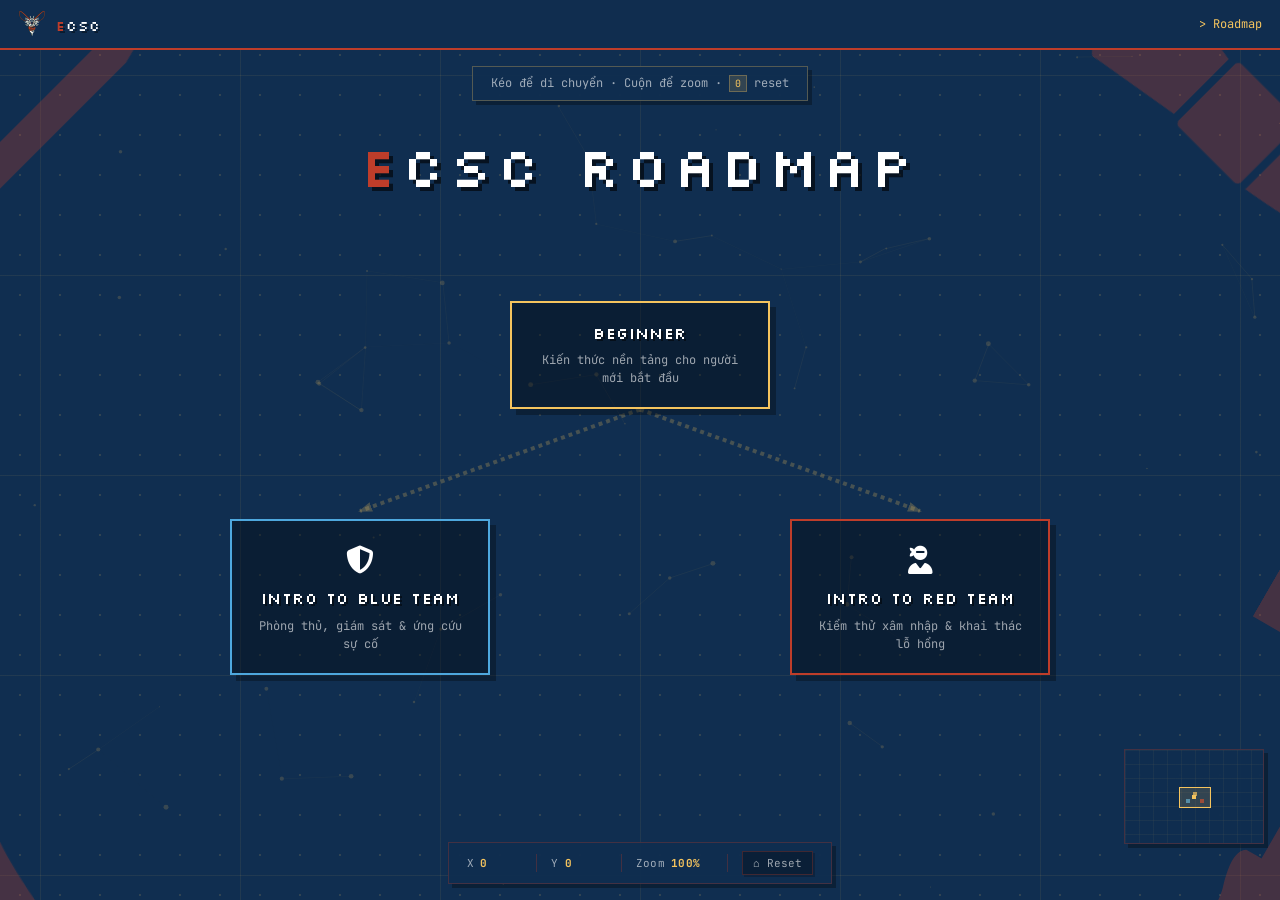
<file: index.html>
<!doctype html>
<html lang="vi">
  <head>
    <meta charset="UTF-8" />
    <meta name="viewport" content="width=device-width, initial-scale=1.0" />
    <title>ECSC — Learning Roadmap</title>
    <meta
      name="description"
      content="Lộ trình học tập An Ninh Mạng — CLB ECSC EPU"
    />

    <!-- Favicons -->
    <link
      rel="apple-touch-icon"
      sizes="180x180"
      href="./assets/favicons/apple-touch-icon.png"
    />
    <link
      rel="icon"
      type="image/png"
      sizes="32x32"
      href="./assets/favicons/favicon-32x32.png"
    />
    <link
      rel="icon"
      type="image/png"
      sizes="16x16"
      href="./assets/favicons/favicon-16x16.png"
    />
    <link rel="manifest" href="./assets/favicons/site.webmanifest" />
    <link rel="shortcut icon" href="./assets/favicons/favicon.ico" />

    <!-- Google Fonts -->
    <link rel="preconnect" href="https://fonts.googleapis.com" />
    <link rel="preconnect" href="https://fonts.gstatic.com" crossorigin />
    <link
      href="https://fonts.googleapis.com/css2?family=JetBrains+Mono:wght@400;700&family=Silkscreen:wght@400;700&display=swap"
      rel="stylesheet"
    />

    <!-- FontAwesome -->
    <link
      rel="stylesheet"
      href="https://cdnjs.cloudflare.com/ajax/libs/font-awesome/6.4.0/css/all.min.css"
    />

    <!-- CSS -->
    <link rel="stylesheet" href="./css/variables.css" />
    <link rel="stylesheet" href="./css/components.css" />
    <link rel="stylesheet" href="./css/canvas.css" />
    <link rel="stylesheet" href="./css/flowchart.css" />
  </head>

  <body>
    <!-- Page Transition Overlay -->
    <div id="page-transition" class="page-transition is-loading"></div>

    <div class="outer-border">
      <div class="inner-border">
        <!-- Top Bar -->
        <div class="top-bar">
          <a href="https://ecsc-epu.github.io" class="top-bar__logo">
            <img src="./assets/logo.svg" alt="ECSC Logo" />
            <span class="top-bar__logo-text">
              <span class="red">E</span>CSC
            </span>
          </a>
          <nav class="breadcrumb" id="breadcrumb"><span class="breadcrumb__item breadcrumb__item--active">&gt; Roadmap</span></nav>
        </div>

        <!-- Canvas Area -->
        <div id="canvas-container" style="flex: 1">
          <div id="infinite-canvas">
            <!-- Grid -->
            <div class="grid-layer">
              <div class="major-grid" id="majorGrid"></div>
              <div class="dot-grid" id="dotGrid"></div>
            </div>

            <!-- Particles background -->
            <canvas id="bg-canvas"></canvas>

            <!-- Edges SVG -->
            <svg id="edges-svg">
              <defs>
                <marker
                  id="arrowhead"
                  markerWidth="6"
                  markerHeight="6"
                  refX="5"
                  refY="3"
                  orient="auto"
                >
                  <path d="M0,0 L6,3 L0,6" fill="var(--border-yellow)" />
                </marker>
              </defs>
            </svg>

            <!-- View Title (now part of the world) -->
            <div
              id="world-title-container"
              style="
                position: absolute;
                z-index: 20;
                transform-origin: top center;
              "
            >
              <div class="view-title" id="viewTitle"><span class="red-text">E</span>CSC Roadmap</div>
            </div>

            <!-- Nodes -->
            <div id="nodes-container"></div>

            <!-- Help Toast -->
            <div class="help-toast" id="helpToast">
              Kéo để di chuyển · Cuộn để zoom · <kbd>0</kbd> reset
            </div>

            <!-- Minimap -->
            <div class="minimap" id="minimap">
              <div class="minimap-grid"></div>
              <div class="minimap-origin"></div>
              <div class="minimap-nodes"></div>
              <div class="minimap-viewport" id="minimapViewport"></div>
            </div>

            <!-- HUD -->
            <div class="hud" id="hud">
              <div class="hud-item">
                <span>X</span>
                <span class="hud-value" id="hudX">0</span>
              </div>
              <div class="hud-divider"></div>
              <div class="hud-item">
                <span>Y</span>
                <span class="hud-value" id="hudY">0</span>
              </div>
              <div class="hud-divider"></div>
              <div class="hud-item">
                <span>Zoom</span>
                <span class="hud-value" id="hudZoom">100%</span>
              </div>
              <div class="hud-divider"></div>
              <button class="hud-btn" id="resetBtn" title="Reset view">
                ⌂ Reset
              </button>
            </div>
          </div>
        </div>
      </div>
    </div>

    <!-- JS (order matters: utils → canvas → flowchart → nav → particles → app) -->
    <script>
      // Injected by Static Site Generator
      window.PAGE_DATA = {"title":"<span class=\"red-text\">E</span>CSC Roadmap","titleY":-310,"bounds":{"minX":-1500,"minY":-1500,"maxX":1500,"maxY":1500},"decors":[{"src":"assets/decors/wrench.svg","x":-650,"y":400,"rotation":-30,"height":"600px","opacity":0.3},{"src":"assets/decors/hammer.svg","x":650,"y":400,"rotation":30,"height":"600px","opacity":0.3},{"src":"assets/decors/screwdriver.svg","x":-700,"y":-250,"rotation":45,"height":"600px","opacity":0.3},{"src":"assets/decors/brush.svg","x":700,"y":-250,"rotation":-45,"height":"600px","opacity":0.3}],"nodes":[{"id":"beginner","label":"Beginner","description":"Kiến thức nền tảng cho người mới bắt đầu","x":0,"y":-120,"color":"#f5c45e","status":"available","targetHtml":"./pages/courses/beginner.html"},{"id":"blueteam","label":"Intro to Blue Team","faIcon":"fa-solid fa-shield-halved","description":"Phòng thủ, giám sát & ứng cứu sự cố","x":-280,"y":120,"color":"#4ea8de","status":"available","prerequisites":["beginner"],"targetHtml":"./pages/courses/blueteam.html"},{"id":"redteam","label":"Intro to Red Team","faIcon":"fa-solid fa-user-ninja","description":"Kiểm thử xâm nhập & khai thác lỗ hổng","x":280,"y":120,"color":"#be3d2a","status":"available","prerequisites":["beginner"],"targetHtml":"./pages/courses/redteam.html"}],"edges":[{"from":"beginner","to":"blueteam"},{"from":"beginner","to":"redteam"}]};
      window.BASE_PATH = './';
    </script>
    <script src="./js/transition.js"></script>
    <script src="./js/utils.js"></script>
    <script src="./js/canvas.js"></script>
    <script src="./js/flowchart.js"></script>
    <script src="./js/navigation.js"></script>
    <script src="./js/particles.js"></script>
    <script src="./js/app.js"></script>
  </body>
</html>
</file>
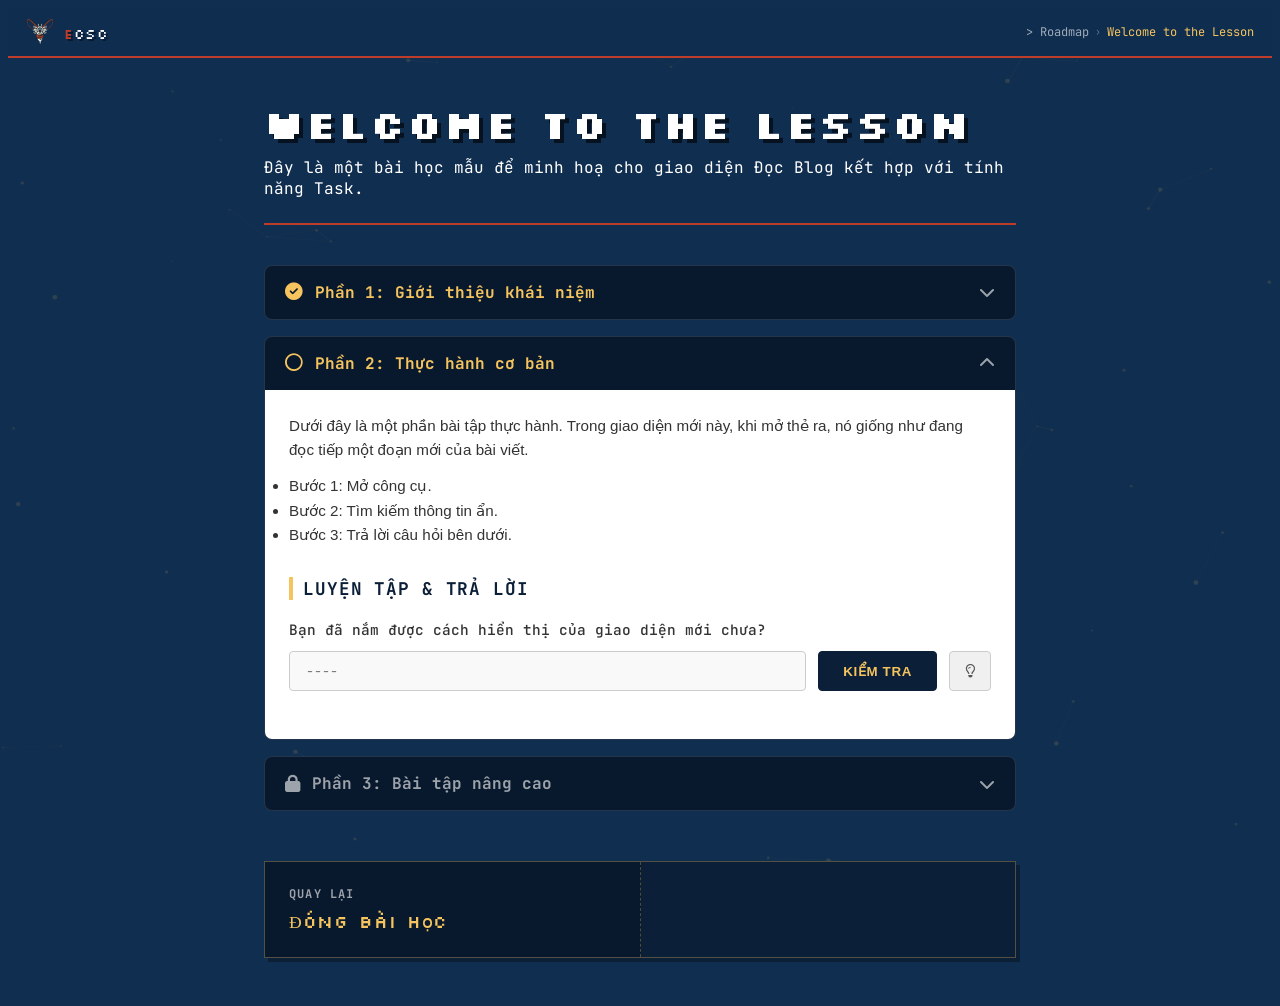
<file: lesson.html>
<!doctype html>
<html lang="vi">
  <head>
    <meta charset="UTF-8" />
    <meta name="viewport" content="width=device-width, initial-scale=1.0" />
    <title>ECSC — Bài Giảng</title>
    <meta name="description" content="Bài giảng học tập — CLB ECSC EPU" />

    <!-- Favicons -->
    <link
      rel="apple-touch-icon"
      sizes="180x180"
      href="assets/favicons/apple-touch-icon.png"
    />
    <link
      rel="icon"
      type="image/png"
      sizes="32x32"
      href="assets/favicons/favicon-32x32.png"
    />
    <link
      rel="icon"
      type="image/png"
      sizes="16x16"
      href="assets/favicons/favicon-16x16.png"
    />
    <link rel="shortcut icon" href="assets/favicons/favicon.ico" />

    <!-- Google Fonts -->
    <link rel="preconnect" href="https://fonts.googleapis.com" />
    <link rel="preconnect" href="https://fonts.gstatic.com" crossorigin />
    <link
      href="https://fonts.googleapis.com/css2?family=JetBrains+Mono:wght@400;700&family=Silkscreen:wght@400;700&display=swap"
      rel="stylesheet"
    />

    <!-- FontAwesome -->
    <link
      rel="stylesheet"
      href="https://cdnjs.cloudflare.com/ajax/libs/font-awesome/6.4.0/css/all.min.css"
    />

    <!-- CSS -->
    <link rel="stylesheet" href="css/variables.css" />
    <link rel="stylesheet" href="css/components.css" />
    <link rel="stylesheet" href="css/lesson.css" />
  </head>

  <body>
    <!-- Page Transition Overlay -->
    <div id="page-transition" class="page-transition is-loading"></div>

    <div class="outer-border">
      <div class="inner-border">
        <!-- Particles background -->
        <canvas
          id="bg-canvas"
          style="
            position: fixed;
            inset: 0;
            width: 100%;
            height: 100%;
            pointer-events: none;
            z-index: 0;
            opacity: 0.4;
          "
        ></canvas>

        <!-- Top Bar -->
        <div class="top-bar">
          <a href="https://ecsc-epu.github.io" class="top-bar__logo">
            <img src="assets/logo.svg" alt="ECSC Logo" />
            <span class="top-bar__logo-text">
              <span class="red">E</span>CSC
            </span>
          </a>
          <nav class="breadcrumb" id="breadcrumb">
            <span class="breadcrumb__item">> Loading...</span>
          </nav>
        </div>

        <!-- Lesson Content -->
        <div class="lesson-page">
          <div class="lesson-content" id="lessonContent">
            <!-- Populated by JS -->
          </div>
        </div>
      </div>
    </div>

    <!-- JS -->
    <script src="js/transition.js"></script>
    <script src="js/utils.js"></script>
    <script src="js/particles.js"></script>
    <script src="data/lesson-nav-map.js"></script>
    <script src="js/lesson-page.js"></script>
  </body>
</html>
</file>
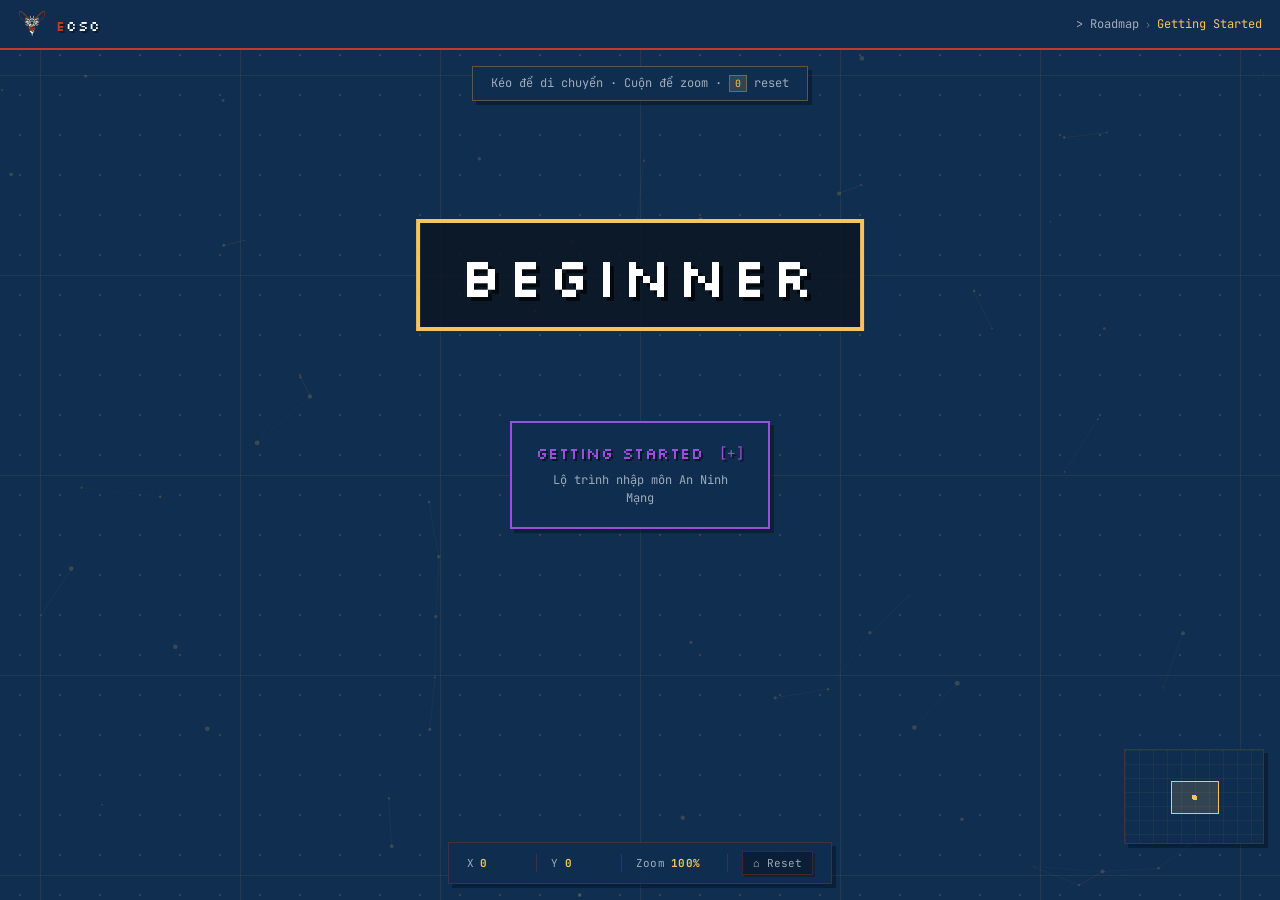
<file: pages/courses/beginner.html>
<!doctype html>
<html lang="vi">
  <head>
    <meta charset="UTF-8" />
    <meta name="viewport" content="width=device-width, initial-scale=1.0" />
    <title>ECSC — Learning Roadmap</title>
    <meta
      name="description"
      content="Lộ trình học tập An Ninh Mạng — CLB ECSC EPU"
    />

    <!-- Favicons -->
    <link
      rel="apple-touch-icon"
      sizes="180x180"
      href="../../assets/favicons/apple-touch-icon.png"
    />
    <link
      rel="icon"
      type="image/png"
      sizes="32x32"
      href="../../assets/favicons/favicon-32x32.png"
    />
    <link
      rel="icon"
      type="image/png"
      sizes="16x16"
      href="../../assets/favicons/favicon-16x16.png"
    />
    <link rel="manifest" href="../../assets/favicons/site.webmanifest" />
    <link rel="shortcut icon" href="../../assets/favicons/favicon.ico" />

    <!-- Google Fonts -->
    <link rel="preconnect" href="https://fonts.googleapis.com" />
    <link rel="preconnect" href="https://fonts.gstatic.com" crossorigin />
    <link
      href="https://fonts.googleapis.com/css2?family=JetBrains+Mono:wght@400;700&family=Silkscreen:wght@400;700&display=swap"
      rel="stylesheet"
    />

    <!-- FontAwesome -->
    <link
      rel="stylesheet"
      href="https://cdnjs.cloudflare.com/ajax/libs/font-awesome/6.4.0/css/all.min.css"
    />

    <!-- CSS -->
    <link rel="stylesheet" href="../../css/variables.css" />
    <link rel="stylesheet" href="../../css/components.css" />
    <link rel="stylesheet" href="../../css/canvas.css" />
    <link rel="stylesheet" href="../../css/flowchart.css" />
  </head>

  <body>
    <!-- Page Transition Overlay -->
    <div id="page-transition" class="page-transition is-loading"></div>

    <div class="outer-border">
      <div class="inner-border">
        <!-- Top Bar -->
        <div class="top-bar">
          <a href="https://ecsc-epu.github.io" class="top-bar__logo">
            <img src="../../assets/logo.svg" alt="ECSC Logo" />
            <span class="top-bar__logo-text">
              <span class="red">E</span>CSC
            </span>
          </a>
          <nav class="breadcrumb" id="breadcrumb"><a href="../../index.html" class="breadcrumb__item" style="text-decoration:none;">> Roadmap</a><span class="breadcrumb__sep">›</span><span class="breadcrumb__item breadcrumb__item--active">Getting Started</span></nav>
        </div>

        <!-- Canvas Area -->
        <div id="canvas-container" style="flex: 1">
          <div id="infinite-canvas">
            <!-- Grid -->
            <div class="grid-layer">
              <div class="major-grid" id="majorGrid"></div>
              <div class="dot-grid" id="dotGrid"></div>
            </div>

            <!-- Particles background -->
            <canvas id="bg-canvas"></canvas>

            <!-- Edges SVG -->
            <svg id="edges-svg">
              <defs>
                <marker
                  id="arrowhead"
                  markerWidth="6"
                  markerHeight="6"
                  refX="5"
                  refY="3"
                  orient="auto"
                >
                  <path d="M0,0 L6,3 L0,6" fill="var(--border-yellow)" />
                </marker>
              </defs>
            </svg>

            <!-- View Title (now part of the world) -->
            <div
              id="world-title-container"
              style="
                position: absolute;
                z-index: 20;
                transform-origin: top center;
              "
            >
              <div class="view-title" id="viewTitle">Getting Started</div>
            </div>

            <!-- Nodes -->
            <div id="nodes-container"></div>

            <!-- Help Toast -->
            <div class="help-toast" id="helpToast">
              Kéo để di chuyển · Cuộn để zoom · <kbd>0</kbd> reset
            </div>

            <!-- Minimap -->
            <div class="minimap" id="minimap">
              <div class="minimap-grid"></div>
              <div class="minimap-origin"></div>
              <div class="minimap-nodes"></div>
              <div class="minimap-viewport" id="minimapViewport"></div>
            </div>

            <!-- HUD -->
            <div class="hud" id="hud">
              <div class="hud-item">
                <span>X</span>
                <span class="hud-value" id="hudX">0</span>
              </div>
              <div class="hud-divider"></div>
              <div class="hud-item">
                <span>Y</span>
                <span class="hud-value" id="hudY">0</span>
              </div>
              <div class="hud-divider"></div>
              <div class="hud-item">
                <span>Zoom</span>
                <span class="hud-value" id="hudZoom">100%</span>
              </div>
              <div class="hud-divider"></div>
              <button class="hud-btn" id="resetBtn" title="Reset view">
                ⌂ Reset
              </button>
            </div>
          </div>
        </div>
      </div>
    </div>

    <!-- JS (order matters: utils → canvas → flowchart → nav → particles → app) -->
    <script>
      // Injected by Static Site Generator
      window.PAGE_DATA = {"id":"beginner","title":"Beginner","parentRoadmap":"roadmap","layout":"tree","bounds":{"minX":-2000,"minY":-500,"maxX":2000,"maxY":7000},"nodes":[{"id":"root","label":"Getting Started","type":"course","x":-600,"y":-200,"status":"available","description":"Lộ trình nhập môn An Ninh Mạng"},{"id":"mod-1","label":"Welcome","type":"course","x":-200,"y":0,"status":"available","description":"Chào mừng bạn đến với khóa học cơ bản."},{"id":"les-1-1","label":"Prepare Yourself","type":"lesson","x":200,"y":150,"status":"available","description":"Chuẩn bị tâm lý và định hướng học tập.","lessonFile":"placeholder.js"},{"id":"les-1-2","label":"Environment","type":"lesson","x":200,"y":300,"status":"available","description":"Thiết lập môi trường thực hành ảo (VM).","lessonFile":"placeholder.js"},{"id":"les-1-3","label":"CTFs","type":"lesson","x":200,"y":450,"status":"available","description":"Làm quen với các giải đấu Capture The Flag.","lessonFile":"placeholder.js"},{"id":"les-1-4","label":"Write Up","type":"lesson","x":200,"y":600,"status":"available","description":"Kỹ năng viết báo cáo và ghi chú bài học.","lessonFile":"placeholder.js"},{"id":"les-1-5","label":"Blog","type":"lesson","x":200,"y":750,"status":"available","description":"Tạo blog cá nhân để chia sẻ kiến thức.","lessonFile":"placeholder.js"},{"id":"les-1-6","label":"Plan and Grow","type":"lesson","x":200,"y":900,"status":"available","description":"Lập kế hoạch phát triển bản thân.","lessonFile":"placeholder.js"},{"id":"mod-2","label":"Start Your CS Journey","type":"course","x":-200,"y":1100,"status":"available","description":"Bắt đầu hành trình Cyber Security."},{"id":"les-2-1","label":"What is Blue team","type":"lesson","x":200,"y":1250,"status":"available","description":"Tìm hiểu về phòng thủ an ninh mạng.","lessonFile":"placeholder.js"},{"id":"les-2-2","label":"What is Red team","type":"lesson","x":200,"y":1400,"status":"available","description":"Tìm hiểu về tấn công và kiểm thử.","lessonFile":"placeholder.js"},{"id":"les-2-3","label":"CS career","type":"lesson","x":200,"y":1550,"status":"available","description":"Các định hướng nghề nghiệp trong ngành.","lessonFile":"placeholder.js"},{"id":"les-2-4","label":"Information Gathering","type":"lesson","x":200,"y":1700,"status":"available","description":"Kỹ năng thu thập thông tin (OSINT).","lessonFile":"placeholder.js"},{"id":"mod-3","label":"Linux YNTK","type":"course","x":-200,"y":1900,"status":"available","description":"Những điều cần biết về Linux."},{"id":"les-3-1","label":"Linux Part 1","type":"lesson","x":200,"y":2050,"status":"available","description":"Kiến trúc hệ điều hành và lệnh cơ bản.","lessonFile":"placeholder.js"},{"id":"les-3-2","label":"Linux Part 2","type":"lesson","x":200,"y":2200,"status":"available","description":"Quản lý quyền, user và các tiến trình.","lessonFile":"placeholder.js"},{"id":"les-3-3","label":"Linux Part 3","type":"lesson","x":200,"y":2350,"status":"available","description":"Quản lý mạng và gói phần mềm (apt, yum).","lessonFile":"placeholder.js"},{"id":"les-3-4","label":"Linux Shells","type":"lesson","x":200,"y":2500,"status":"available","description":"Làm quen với Bash Shell và tự động hóa.","lessonFile":"placeholder.js"},{"id":"mod-4","label":"Windows YNTK","type":"course","x":-200,"y":2700,"status":"available","description":"Những điều cần biết về Windows."},{"id":"les-4-1","label":"Windows Part 1","type":"lesson","x":200,"y":2850,"status":"available","description":"Kiến trúc Windows và cấu trúc Registry.","lessonFile":"placeholder.js"},{"id":"les-4-2","label":"Windows Part 2","type":"lesson","x":200,"y":3000,"status":"available","description":"Quản lý tài khoản, Active Directory cơ bản.","lessonFile":"placeholder.js"},{"id":"les-4-3","label":"Windows Part 3","type":"lesson","x":200,"y":3150,"status":"available","description":"Cơ chế bảo mật Windows Defender.","lessonFile":"placeholder.js"},{"id":"les-4-4","label":"Windows CMD","type":"lesson","x":200,"y":3300,"status":"available","description":"Các câu lệnh Command Prompt thiết yếu.","lessonFile":"placeholder.js"},{"id":"les-4-5","label":"Windows PowerShell","type":"lesson","x":200,"y":3450,"status":"available","description":"Sức mạnh của PowerShell trong quản trị.","lessonFile":"placeholder.js"},{"id":"mod-5","label":"Networking","type":"course","x":-200,"y":3650,"status":"available","description":"Nền tảng mạng máy tính cốt lõi."},{"id":"les-5-1","label":"Network Concepts","type":"lesson","x":200,"y":3800,"status":"available","description":"Mô hình OSI, TCP/IP và khái niệm nền tảng.","lessonFile":"placeholder.js"},{"id":"les-5-2","label":"Network Essentials","type":"lesson","x":200,"y":3950,"status":"available","description":"Các thiết bị mạng (Router, Switch).","lessonFile":"placeholder.js"},{"id":"les-5-3","label":"Network Core Protocols","type":"lesson","x":200,"y":4100,"status":"available","description":"Các giao thức thiết yếu (DNS, DHCP, ARP).","lessonFile":"placeholder.js"},{"id":"les-5-4","label":"Network Secure Protocols","type":"lesson","x":200,"y":4250,"status":"available","description":"Giao thức bảo mật (HTTPS, SSH, IPsec).","lessonFile":"placeholder.js"},{"id":"les-5-5","label":"Network Pump","type":"lesson","x":200,"y":4400,"status":"available","description":"Phân tích gói tin và giám sát lưu lượng mạng.","lessonFile":"placeholder.js"},{"id":"les-5-6","label":"Network Scan","type":"lesson","x":200,"y":4550,"status":"available","description":"Quét và rà soát hệ thống mạng (Nmap).","lessonFile":"placeholder.js"},{"id":"mod-6","label":"Cryptography","type":"course","x":-200,"y":4750,"status":"available","description":"Mật mã học cơ bản."},{"id":"les-6-1","label":"Why you need it?","type":"lesson","x":200,"y":4900,"status":"available","description":"Tầm quan trọng của việc mã hóa dữ liệu.","lessonFile":"placeholder.js"},{"id":"les-6-2","label":"Crypto basics","type":"lesson","x":200,"y":5050,"status":"available","description":"Các khái niệm mã hóa cổ điển và hiện đại.","lessonFile":"placeholder.js"},{"id":"les-6-3","label":"Public key","type":"lesson","x":200,"y":5200,"status":"available","description":"Mã hóa khóa công khai (RSA, ECC).","lessonFile":"placeholder.js"},{"id":"les-6-4","label":"Hashing","type":"lesson","x":200,"y":5350,"status":"available","description":"Hàm băm một chiều (MD5, SHA).","lessonFile":"placeholder.js"},{"id":"les-6-5","label":"John the Ripper","type":"lesson","x":200,"y":5500,"status":"available","description":"Làm quen với công cụ bẻ khóa mật khẩu.","lessonFile":"placeholder.js"},{"id":"mod-7","label":"Exploitation","type":"course","x":-200,"y":5700,"status":"available","description":"Khai thác lỗ hổng cơ bản."},{"id":"les-7-1","label":"Metasploit","type":"lesson","x":200,"y":5850,"status":"available","description":"Sử dụng framework khai thác quyền lực nhất.","lessonFile":"placeholder.js"},{"id":"les-7-2","label":"Web hacking","type":"lesson","x":200,"y":6000,"status":"available","description":"Nhận diện lỗ hổng web phổ biến (SQLi, XSS).","lessonFile":"placeholder.js"},{"id":"les-7-3","label":"Offensive Tools","type":"lesson","x":200,"y":6150,"status":"available","description":"Các công cụ tấn công chuyên dụng khác.","lessonFile":"placeholder.js"},{"id":"les-7-4","label":"Defensive Tools","type":"lesson","x":200,"y":6300,"status":"available","description":"Các công cụ phòng thủ và rà quét lỗ hổng.","lessonFile":"placeholder.js"}],"edges":[{"from":"root","to":"mod-1","type":"tree"},{"from":"root","to":"mod-2","type":"tree"},{"from":"root","to":"mod-3","type":"tree"},{"from":"root","to":"mod-4","type":"tree"},{"from":"root","to":"mod-5","type":"tree"},{"from":"root","to":"mod-6","type":"tree"},{"from":"root","to":"mod-7","type":"tree"},{"from":"mod-1","to":"les-1-1","type":"tree"},{"from":"mod-1","to":"les-1-2","type":"tree"},{"from":"mod-1","to":"les-1-3","type":"tree"},{"from":"mod-1","to":"les-1-4","type":"tree"},{"from":"mod-1","to":"les-1-5","type":"tree"},{"from":"mod-1","to":"les-1-6","type":"tree"},{"from":"mod-2","to":"les-2-1","type":"tree"},{"from":"mod-2","to":"les-2-2","type":"tree"},{"from":"mod-2","to":"les-2-3","type":"tree"},{"from":"mod-2","to":"les-2-4","type":"tree"},{"from":"mod-3","to":"les-3-1","type":"tree"},{"from":"mod-3","to":"les-3-2","type":"tree"},{"from":"mod-3","to":"les-3-3","type":"tree"},{"from":"mod-3","to":"les-3-4","type":"tree"},{"from":"mod-4","to":"les-4-1","type":"tree"},{"from":"mod-4","to":"les-4-2","type":"tree"},{"from":"mod-4","to":"les-4-3","type":"tree"},{"from":"mod-4","to":"les-4-4","type":"tree"},{"from":"mod-4","to":"les-4-5","type":"tree"},{"from":"mod-5","to":"les-5-1","type":"tree"},{"from":"mod-5","to":"les-5-2","type":"tree"},{"from":"mod-5","to":"les-5-3","type":"tree"},{"from":"mod-5","to":"les-5-4","type":"tree"},{"from":"mod-5","to":"les-5-5","type":"tree"},{"from":"mod-5","to":"les-5-6","type":"tree"},{"from":"mod-6","to":"les-6-1","type":"tree"},{"from":"mod-6","to":"les-6-2","type":"tree"},{"from":"mod-6","to":"les-6-3","type":"tree"},{"from":"mod-6","to":"les-6-4","type":"tree"},{"from":"mod-6","to":"les-6-5","type":"tree"},{"from":"mod-7","to":"les-7-1","type":"tree"},{"from":"mod-7","to":"les-7-2","type":"tree"},{"from":"mod-7","to":"les-7-3","type":"tree"},{"from":"mod-7","to":"les-7-4","type":"tree"}]};
      window.BASE_PATH = '../../';
    </script>
    <script src="../../js/transition.js"></script>
    <script src="../../js/utils.js"></script>
    <script src="../../js/canvas.js"></script>
    <script src="../../js/flowchart.js"></script>
    <script src="../../js/navigation.js"></script>
    <script src="../../js/particles.js"></script>
    <script src="../../js/app.js"></script>
  </body>
</html>
</file>
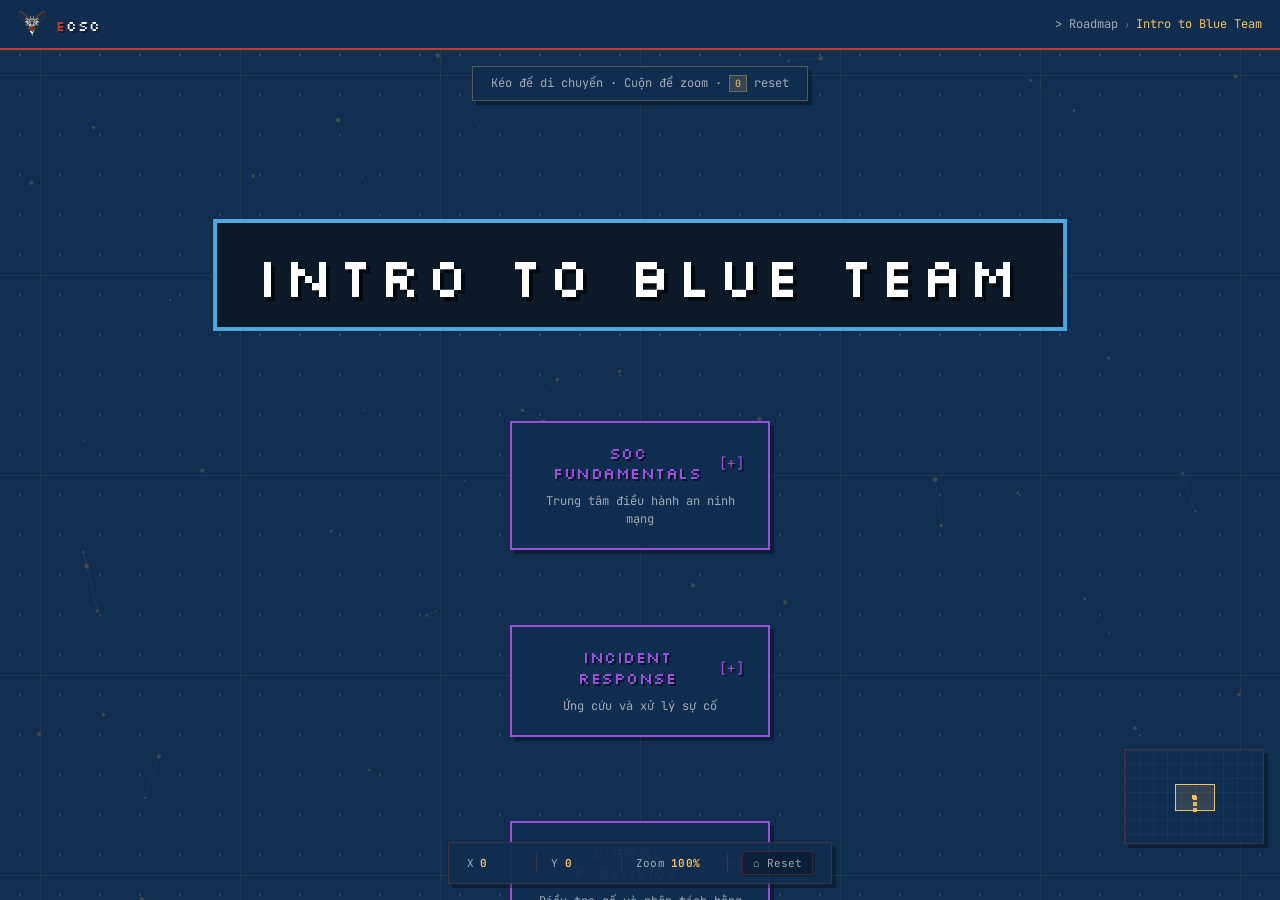
<file: pages/courses/blueteam.html>
<!doctype html>
<html lang="vi">
  <head>
    <meta charset="UTF-8" />
    <meta name="viewport" content="width=device-width, initial-scale=1.0" />
    <title>ECSC — Learning Roadmap</title>
    <meta
      name="description"
      content="Lộ trình học tập An Ninh Mạng — CLB ECSC EPU"
    />

    <!-- Favicons -->
    <link
      rel="apple-touch-icon"
      sizes="180x180"
      href="../../assets/favicons/apple-touch-icon.png"
    />
    <link
      rel="icon"
      type="image/png"
      sizes="32x32"
      href="../../assets/favicons/favicon-32x32.png"
    />
    <link
      rel="icon"
      type="image/png"
      sizes="16x16"
      href="../../assets/favicons/favicon-16x16.png"
    />
    <link rel="manifest" href="../../assets/favicons/site.webmanifest" />
    <link rel="shortcut icon" href="../../assets/favicons/favicon.ico" />

    <!-- Google Fonts -->
    <link rel="preconnect" href="https://fonts.googleapis.com" />
    <link rel="preconnect" href="https://fonts.gstatic.com" crossorigin />
    <link
      href="https://fonts.googleapis.com/css2?family=JetBrains+Mono:wght@400;700&family=Silkscreen:wght@400;700&display=swap"
      rel="stylesheet"
    />

    <!-- FontAwesome -->
    <link
      rel="stylesheet"
      href="https://cdnjs.cloudflare.com/ajax/libs/font-awesome/6.4.0/css/all.min.css"
    />

    <!-- CSS -->
    <link rel="stylesheet" href="../../css/variables.css" />
    <link rel="stylesheet" href="../../css/components.css" />
    <link rel="stylesheet" href="../../css/canvas.css" />
    <link rel="stylesheet" href="../../css/flowchart.css" />
  </head>

  <body>
    <!-- Page Transition Overlay -->
    <div id="page-transition" class="page-transition is-loading"></div>

    <div class="outer-border">
      <div class="inner-border">
        <!-- Top Bar -->
        <div class="top-bar">
          <a href="https://ecsc-epu.github.io" class="top-bar__logo">
            <img src="../../assets/logo.svg" alt="ECSC Logo" />
            <span class="top-bar__logo-text">
              <span class="red">E</span>CSC
            </span>
          </a>
          <nav class="breadcrumb" id="breadcrumb"><a href="../../index.html" class="breadcrumb__item" style="text-decoration:none;">> Roadmap</a><span class="breadcrumb__sep">›</span><span class="breadcrumb__item breadcrumb__item--active">Intro to Blue Team</span></nav>
        </div>

        <!-- Canvas Area -->
        <div id="canvas-container" style="flex: 1">
          <div id="infinite-canvas">
            <!-- Grid -->
            <div class="grid-layer">
              <div class="major-grid" id="majorGrid"></div>
              <div class="dot-grid" id="dotGrid"></div>
            </div>

            <!-- Particles background -->
            <canvas id="bg-canvas"></canvas>

            <!-- Edges SVG -->
            <svg id="edges-svg">
              <defs>
                <marker
                  id="arrowhead"
                  markerWidth="6"
                  markerHeight="6"
                  refX="5"
                  refY="3"
                  orient="auto"
                >
                  <path d="M0,0 L6,3 L0,6" fill="var(--border-yellow)" />
                </marker>
              </defs>
            </svg>

            <!-- View Title (now part of the world) -->
            <div
              id="world-title-container"
              style="
                position: absolute;
                z-index: 20;
                transform-origin: top center;
              "
            >
              <div class="view-title" id="viewTitle">Intro to Blue Team</div>
            </div>

            <!-- Nodes -->
            <div id="nodes-container"></div>

            <!-- Help Toast -->
            <div class="help-toast" id="helpToast">
              Kéo để di chuyển · Cuộn để zoom · <kbd>0</kbd> reset
            </div>

            <!-- Minimap -->
            <div class="minimap" id="minimap">
              <div class="minimap-grid"></div>
              <div class="minimap-origin"></div>
              <div class="minimap-nodes"></div>
              <div class="minimap-viewport" id="minimapViewport"></div>
            </div>

            <!-- HUD -->
            <div class="hud" id="hud">
              <div class="hud-item">
                <span>X</span>
                <span class="hud-value" id="hudX">0</span>
              </div>
              <div class="hud-divider"></div>
              <div class="hud-item">
                <span>Y</span>
                <span class="hud-value" id="hudY">0</span>
              </div>
              <div class="hud-divider"></div>
              <div class="hud-item">
                <span>Zoom</span>
                <span class="hud-value" id="hudZoom">100%</span>
              </div>
              <div class="hud-divider"></div>
              <button class="hud-btn" id="resetBtn" title="Reset view">
                ⌂ Reset
              </button>
            </div>
          </div>
        </div>
      </div>
    </div>

    <!-- JS (order matters: utils → canvas → flowchart → nav → particles → app) -->
    <script>
      // Injected by Static Site Generator
      window.PAGE_DATA = {"id":"blueteam","title":"Intro to Blue Team","parentRoadmap":"roadmap","layout":"tree","bounds":{"minX":-2500,"minY":-2500,"maxX":2500,"maxY":2500},"nodes":[{"id":"blue-soc","label":"SOC Fundamentals","type":"course","x":-600,"y":-250,"status":"available","description":"Trung tâm điều hành an ninh mạng"},{"id":"soc-01","label":"1. SOC Operations","type":"lesson","x":-450,"y":-100,"status":"available","description":"Cơ chế hoạt động của SOC","lessonFile":"placeholder.js"},{"id":"soc-02","label":"2. SIEM Basics","type":"lesson","x":-450,"y":50,"status":"available","description":"Splunk & Elastic Security","lessonFile":"placeholder.js"},{"id":"blue-ir","label":"Incident Response","type":"course","x":0,"y":-250,"status":"available","description":"Ứng cứu và xử lý sự cố"},{"id":"ir-01","label":"1. IR Lifecycle","type":"lesson","x":150,"y":-100,"status":"available","description":"PICERL framework","lessonFile":"placeholder.js"},{"id":"blue-forensics","label":"Digital Forensics","type":"course","x":600,"y":-250,"status":"available","description":"Điều tra số và phân tích bằng chứng"},{"id":"for-01","label":"1. Disk Forensics","type":"lesson","x":750,"y":-100,"status":"available","description":"Phân tích file hệ thống","lessonFile":"placeholder.js"}],"edges":[{"from":"blue-soc","to":"soc-01","type":"tree"},{"from":"blue-soc","to":"soc-02","type":"tree"},{"from":"blue-ir","to":"ir-01","type":"tree"},{"from":"blue-forensics","to":"for-01","type":"tree"}]};
      window.BASE_PATH = '../../';
    </script>
    <script src="../../js/transition.js"></script>
    <script src="../../js/utils.js"></script>
    <script src="../../js/canvas.js"></script>
    <script src="../../js/flowchart.js"></script>
    <script src="../../js/navigation.js"></script>
    <script src="../../js/particles.js"></script>
    <script src="../../js/app.js"></script>
  </body>
</html>
</file>
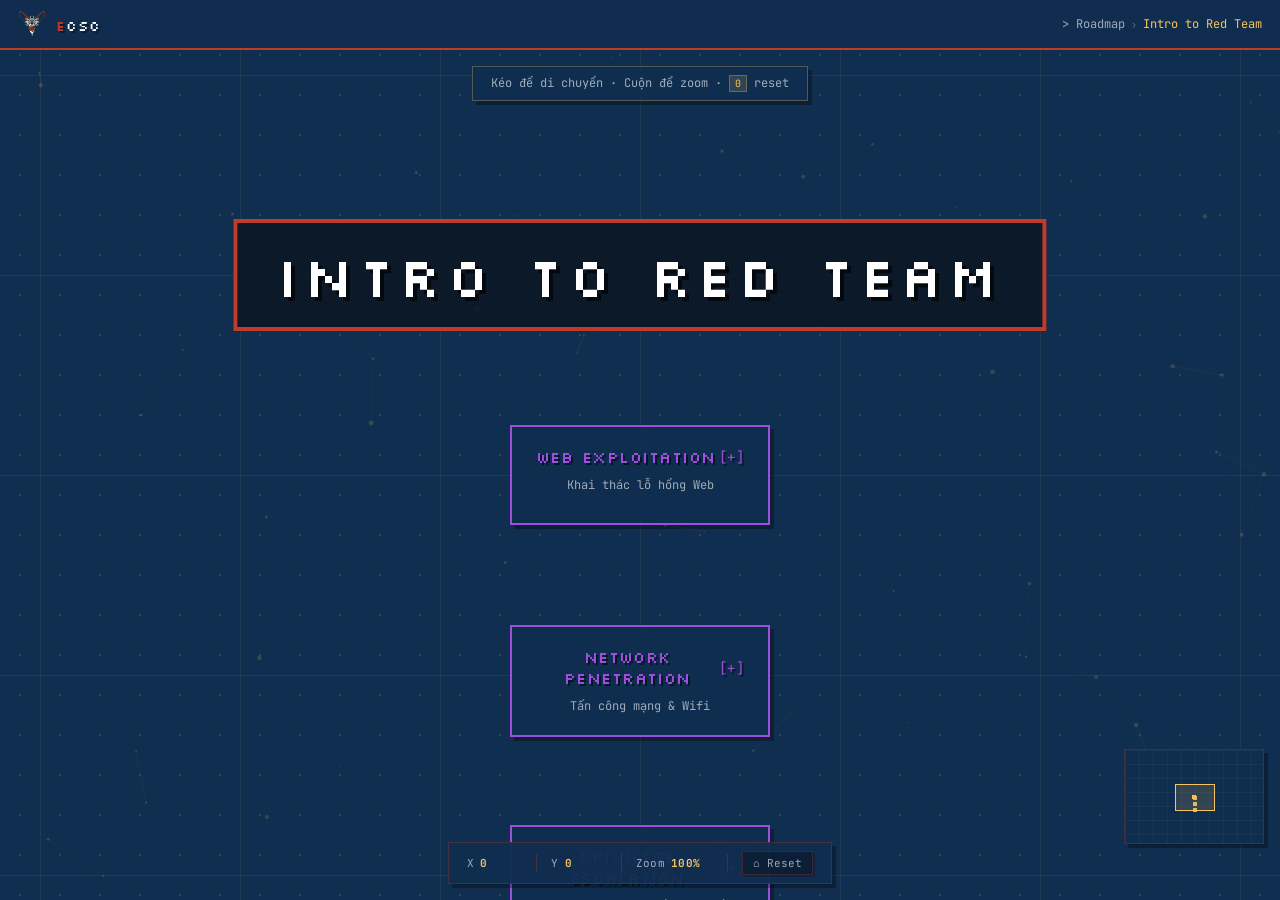
<file: pages/courses/redteam.html>
<!doctype html>
<html lang="vi">
  <head>
    <meta charset="UTF-8" />
    <meta name="viewport" content="width=device-width, initial-scale=1.0" />
    <title>ECSC — Learning Roadmap</title>
    <meta
      name="description"
      content="Lộ trình học tập An Ninh Mạng — CLB ECSC EPU"
    />

    <!-- Favicons -->
    <link
      rel="apple-touch-icon"
      sizes="180x180"
      href="../../assets/favicons/apple-touch-icon.png"
    />
    <link
      rel="icon"
      type="image/png"
      sizes="32x32"
      href="../../assets/favicons/favicon-32x32.png"
    />
    <link
      rel="icon"
      type="image/png"
      sizes="16x16"
      href="../../assets/favicons/favicon-16x16.png"
    />
    <link rel="manifest" href="../../assets/favicons/site.webmanifest" />
    <link rel="shortcut icon" href="../../assets/favicons/favicon.ico" />

    <!-- Google Fonts -->
    <link rel="preconnect" href="https://fonts.googleapis.com" />
    <link rel="preconnect" href="https://fonts.gstatic.com" crossorigin />
    <link
      href="https://fonts.googleapis.com/css2?family=JetBrains+Mono:wght@400;700&family=Silkscreen:wght@400;700&display=swap"
      rel="stylesheet"
    />

    <!-- FontAwesome -->
    <link
      rel="stylesheet"
      href="https://cdnjs.cloudflare.com/ajax/libs/font-awesome/6.4.0/css/all.min.css"
    />

    <!-- CSS -->
    <link rel="stylesheet" href="../../css/variables.css" />
    <link rel="stylesheet" href="../../css/components.css" />
    <link rel="stylesheet" href="../../css/canvas.css" />
    <link rel="stylesheet" href="../../css/flowchart.css" />
  </head>

  <body>
    <!-- Page Transition Overlay -->
    <div id="page-transition" class="page-transition is-loading"></div>

    <div class="outer-border">
      <div class="inner-border">
        <!-- Top Bar -->
        <div class="top-bar">
          <a href="https://ecsc-epu.github.io" class="top-bar__logo">
            <img src="../../assets/logo.svg" alt="ECSC Logo" />
            <span class="top-bar__logo-text">
              <span class="red">E</span>CSC
            </span>
          </a>
          <nav class="breadcrumb" id="breadcrumb"><a href="../../index.html" class="breadcrumb__item" style="text-decoration:none;">> Roadmap</a><span class="breadcrumb__sep">›</span><span class="breadcrumb__item breadcrumb__item--active">Intro to Red Team</span></nav>
        </div>

        <!-- Canvas Area -->
        <div id="canvas-container" style="flex: 1">
          <div id="infinite-canvas">
            <!-- Grid -->
            <div class="grid-layer">
              <div class="major-grid" id="majorGrid"></div>
              <div class="dot-grid" id="dotGrid"></div>
            </div>

            <!-- Particles background -->
            <canvas id="bg-canvas"></canvas>

            <!-- Edges SVG -->
            <svg id="edges-svg">
              <defs>
                <marker
                  id="arrowhead"
                  markerWidth="6"
                  markerHeight="6"
                  refX="5"
                  refY="3"
                  orient="auto"
                >
                  <path d="M0,0 L6,3 L0,6" fill="var(--border-yellow)" />
                </marker>
              </defs>
            </svg>

            <!-- View Title (now part of the world) -->
            <div
              id="world-title-container"
              style="
                position: absolute;
                z-index: 20;
                transform-origin: top center;
              "
            >
              <div class="view-title" id="viewTitle">Intro to Red Team</div>
            </div>

            <!-- Nodes -->
            <div id="nodes-container"></div>

            <!-- Help Toast -->
            <div class="help-toast" id="helpToast">
              Kéo để di chuyển · Cuộn để zoom · <kbd>0</kbd> reset
            </div>

            <!-- Minimap -->
            <div class="minimap" id="minimap">
              <div class="minimap-grid"></div>
              <div class="minimap-origin"></div>
              <div class="minimap-nodes"></div>
              <div class="minimap-viewport" id="minimapViewport"></div>
            </div>

            <!-- HUD -->
            <div class="hud" id="hud">
              <div class="hud-item">
                <span>X</span>
                <span class="hud-value" id="hudX">0</span>
              </div>
              <div class="hud-divider"></div>
              <div class="hud-item">
                <span>Y</span>
                <span class="hud-value" id="hudY">0</span>
              </div>
              <div class="hud-divider"></div>
              <div class="hud-item">
                <span>Zoom</span>
                <span class="hud-value" id="hudZoom">100%</span>
              </div>
              <div class="hud-divider"></div>
              <button class="hud-btn" id="resetBtn" title="Reset view">
                ⌂ Reset
              </button>
            </div>
          </div>
        </div>
      </div>
    </div>

    <!-- JS (order matters: utils → canvas → flowchart → nav → particles → app) -->
    <script>
      // Injected by Static Site Generator
      window.PAGE_DATA = {"id":"redteam","title":"Intro to Red Team","parentRoadmap":"roadmap","layout":"tree","bounds":{"minX":-2500,"minY":-2500,"maxX":2500,"maxY":2500},"nodes":[{"id":"red-web","label":"Web Exploitation","type":"course","x":-600,"y":-250,"status":"available","description":"Khai thác lỗ hổng Web"},{"id":"web-ex-01","label":"1. OWASP Top 10","type":"lesson","x":-450,"y":-100,"status":"available","description":"SQLi, XSS, CSRF...","lessonFile":"placeholder.js"},{"id":"red-network","label":"Network Penetration","type":"course","x":0,"y":-250,"status":"available","description":"Tấn công mạng & Wifi"},{"id":"net-ex-01","label":"1. Recon & Nmap","type":"lesson","x":150,"y":-100,"status":"available","description":"Quét và thu thập thông tin mạng","lessonFile":"placeholder.js"},{"id":"red-privesc","label":"Privilege Escalation","type":"course","x":600,"y":-250,"status":"available","description":"Leo thang đặc quyền hệ thống"},{"id":"priv-01","label":"1. Windows PrivEsc","type":"lesson","x":750,"y":-100,"status":"available","description":"Leo quyền trên hệ điều hành Windows","lessonFile":"placeholder.js"}],"edges":[{"from":"red-web","to":"web-ex-01","type":"tree"},{"from":"red-network","to":"net-ex-01","type":"tree"},{"from":"red-privesc","to":"priv-01","type":"tree"}]};
      window.BASE_PATH = '../../';
    </script>
    <script src="../../js/transition.js"></script>
    <script src="../../js/utils.js"></script>
    <script src="../../js/canvas.js"></script>
    <script src="../../js/flowchart.js"></script>
    <script src="../../js/navigation.js"></script>
    <script src="../../js/particles.js"></script>
    <script src="../../js/app.js"></script>
  </body>
</html>
</file>
<file: css/variables.css>
/* ======================================
   ECSC Design System — Variables
   Inherited from CLB ECSC original website
   ====================================== */

:root {
  /* ── Core Palette ── */
  --bg-navy: #102e50;
  --bg-navy-dark: #0b1f38;
  --bg-navy-light: #163d6a;
  --bg-navy-transparent: rgba(16, 46, 80, 0.95);

  --border-yellow: #f5c45e;
  --border-yellow-dim: rgba(245, 196, 94, 0.3);
  --border-yellow-glow: rgba(245, 196, 94, 0.15);

  --accent-orange: #e78b48;

  --border-red: #be3d2a;
  --border-red-dim: rgba(190, 61, 42, 0.3);
  --border-red-glow: rgba(190, 61, 42, 0.15);

  --text-white: #ffffff;
  --text-dim: rgba(255, 255, 255, 0.6);
  --text-muted: rgba(255, 255, 255, 0.35);

  /* ── Node Status Colors ── */
  --status-available: #f5c45e;
  --status-locked: rgba(255, 255, 255, 0.15);
  --status-completed: #4ecdc4;
  --status-in-progress: #e78b48;

  /* ── Blue Team / Red Team / General accents ── */
  --accent-blue: #4ea8de;
  --accent-blue-dim: rgba(78, 168, 222, 0.3);
  --accent-red: #be3d2a;
  --accent-purple: #9d4edd;
  --accent-purple-dim: rgba(157, 78, 221, 0.3);

  /* ── Typography ── */
  --font-heading: "Silkscreen", cursive;
  --font-mono: "JetBrains Mono", monospace;

  /* ── Spacing ── */
  --space-xs: 4px;
  --space-sm: 8px;
  --space-md: 16px;
  --space-lg: 24px;
  --space-xl: 40px;
  --space-2xl: 64px;

  /* ── Pixel Art Shadows ── */
  --shadow-pixel: 4px 4px 0px rgba(0, 0, 0, 0.3);
  --shadow-pixel-lg: 6px 6px 0px rgba(0, 0, 0, 0.3);
  --shadow-pixel-hover: 8px 8px 0px rgba(0, 0, 0, 0.4);
  --shadow-glow-yellow: 0 0 20px rgba(245, 196, 94, 0.3);
  --shadow-glow-red: 0 0 20px rgba(190, 61, 42, 0.3);

  /* ── Border ── */
  --border-outer: clamp(4px, 0.6vw, 13px);
  --border-radius-sm: 0px; /* pixel art = no radius */

  /* ── Canvas ── */
  --canvas-grid-dot: rgba(245, 196, 94, 0.15);
  --canvas-grid-line: rgba(245, 196, 94, 0.08);

  /* ── Transitions ── */
  --transition-fast: 0.15s ease;
  --transition-normal: 0.3s ease;
  --transition-slow: 0.5s ease;

  /* ── Node Dimensions ── */
  --node-width: 280px;
  --node-min-height: 100px;
  --node-padding: 16px 20px;
}
</file>
<file: css/components.css>
/* ======================================
   Shared Components
   Breadcrumb, nav bar, buttons
   ====================================== */

/* ── Base Reset (shared) ── */
* {
  box-sizing: border-box;
  margin: 0;
  padding: 0;
}

body {
  background-color: var(--bg-navy);
  height: 100vh;
  font-family: var(--font-mono);
  color: var(--text-white);
  overflow: hidden;
}

/* ── Outer/Inner Border (ECSC signature) ── */
.outer-border {
  width: 100%;
  height: 100%;
}

.inner-border {
  background-color: var(--bg-navy);
  width: 100%;
  height: 100%;
  display: flex;
  flex-direction: column;
  position: relative;
  overflow: hidden;
}

/* ── Top Bar ── */
.top-bar {
  display: flex;
  align-items: center;
  justify-content: space-between;
  padding: 10px 18px;
  background: var(--bg-navy-transparent);
  border-bottom: 2px solid var(--border-red);
  z-index: 50;
  flex-shrink: 0;
}

.top-bar__logo {
  display: flex;
  align-items: center;
  gap: 10px;
  text-decoration: none;
}

.top-bar__logo img {
  height: 28px;
  width: auto;
}

.top-bar__logo-text {
  font-family: var(--font-heading);
  font-size: 14px;
  color: var(--text-white);
  letter-spacing: 0.05em;
  text-shadow: 2px 2px 0px rgba(0, 0, 0, 0.4);
  transform: translateY(2px);
}

.top-bar__logo-text .red {
  color: var(--border-red);
}

.red-text {
  color: var(--border-red);
}

.yellow-text {
  color: var(--border-yellow);
}

.white-text {
  color: var(--text-white);
}

/* ── Breadcrumb ── */
.breadcrumb {
  display: flex;
  align-items: center;
  gap: 6px;
  font-size: 12px;
  color: var(--text-muted);
}

.breadcrumb__item {
  color: var(--text-dim);
  text-decoration: none;
  transition: color var(--transition-fast);
  cursor: pointer;
}

.breadcrumb__item:hover {
  color: var(--border-yellow);
}

.breadcrumb__item--active {
  color: var(--border-yellow);
  cursor: default;
}

.breadcrumb__sep {
  color: var(--text-muted);
  font-size: 10px;
}

/* ── View Title (shown on canvas) ── */
.view-title {
  font-family: var(--font-heading);
  font-size: clamp(2rem, 5vw, 3.5rem);
  color: var(--text-white);
  letter-spacing: 0.1em;
  text-shadow: 4px 4px 0px rgba(0, 0, 0, 0.6);
  pointer-events: none;
  white-space: nowrap;
  animation: hackerGlitch 0.8s cubic-bezier(0.25, 0.46, 0.45, 0.94) both;
}

.view-title--sub {
  border: 4px solid var(--border-yellow);
  padding: 16px 40px;
  background-color: rgba(10, 20, 30, 0.8);
  display: inline-block;
}

.view-title--blueteam {
  border-color: var(--accent-blue);
}

.view-title--redteam {
  border-color: var(--accent-red);
}

/* ── Hacker Glitch Animation ── */
@keyframes hackerGlitch {
  0% {
    opacity: 0;
    transform: translate(-20px, 5px) skewX(-20deg);
    text-shadow:
      5px 0 var(--border-red),
      -5px 0 var(--border-yellow);
  }

  15% {
    opacity: 1;
    transform: translate(15px, -3px) skewX(15deg);
    text-shadow:
      -4px 0 var(--border-red),
      4px 0 var(--border-yellow);
  }

  30% {
    transform: translate(-10px, 2px) skewX(-10deg);
    text-shadow:
      3px 0 var(--border-red),
      -3px 0 var(--border-yellow);
  }

  45% {
    transform: translate(5px, -1px) skewX(5deg);
  }

  60% {
    transform: translate(0, 0) skewX(0deg);
    text-shadow: 4px 4px 0px rgba(0, 0, 0, 0.6);
  }

  100% {
    opacity: 1;
    transform: translate(0, 0);
    text-shadow: 4px 4px 0px rgba(0, 0, 0, 0.6);
  }
}

/* ── Cursor Blink ── */
@keyframes cursorBlink {
  0%,
  100% {
    opacity: 1;
  }

  50% {
    opacity: 0;
  }
}

/* ── Scrollbar (for lesson page) ── */
.inner-border::-webkit-scrollbar {
  width: 10px;
}

.inner-border::-webkit-scrollbar-track {
  background: var(--bg-navy);
  border-left: 2px solid var(--border-red);
}

.inner-border::-webkit-scrollbar-thumb {
  background: var(--border-yellow);
}

.inner-border::-webkit-scrollbar-thumb:hover {
  background: #ffdb85;
}

/* ── Responsive ── */
@media (max-width: 768px) {
  .top-bar {
    padding: 8px 12px;
  }

  .top-bar__logo img {
    height: 22px;
  }

  .top-bar__logo-text {
    font-size: 12px;
  }

  .breadcrumb {
    font-size: 11px;
  }
}

/* ── Page Transition ── */
.page-transition {
  position: fixed;
  top: 0;
  left: 0;
  width: 100vw;
  height: 100vh;
  background-color: var(--bg-navy);
  z-index: 999999;
  transition: opacity 0.4s cubic-bezier(0.4, 0, 0.2, 1);
  pointer-events: none;
  opacity: 0;
}

.page-transition.is-loading {
  opacity: 1;
  pointer-events: all;
}
</file>
<file: css/canvas.css>
/* ======================================
   Canvas Engine Styles
   Bounded infinite canvas with grid
   ====================================== */

/* ── Layout ── */
#canvas-container {
  position: relative;
  width: 100%;
  height: 100%;
  overflow: hidden;
  cursor: grab;
  user-select: none;
  -webkit-user-select: none;
}

#canvas-container.grabbing {
  cursor: grabbing;
}

#infinite-canvas {
  position: absolute;
  top: 0;
  left: 0;
  width: 100%;
  height: 100%;
  will-change: transform;
}

/* ── Grid Layers ── */
.grid-layer {
  position: absolute;
  inset: 0;
  pointer-events: none;
  z-index: 0;
}

.dot-grid {
  position: absolute;
  width: 100%;
  height: 100%;
  background-image: radial-gradient(
    circle,
    var(--canvas-grid-dot) 1px,
    transparent 1px
  );
  background-size: 40px 40px;
}

.major-grid {
  position: absolute;
  width: 100%;
  height: 100%;
  background-image:
    linear-gradient(to right, var(--canvas-grid-line) 1px, transparent 1px),
    linear-gradient(to bottom, var(--canvas-grid-line) 1px, transparent 1px);
  background-size: 200px 200px;
}

/* ── Nodes Container ── */
#nodes-container {
  position: absolute;
  top: 0;
  left: 0;
  width: 0;
  height: 0;
  z-index: 10;
}

/* ── Edges SVG ── */
#edges-svg {
  position: absolute;
  top: 0;
  left: 0;
  width: 100%;
  height: 100%;
  pointer-events: none;
  z-index: 5;
  overflow: visible;
}

#edges-svg line,
#edges-svg path {
  stroke: var(--border-yellow-dim);
  stroke-width: 4;
  fill: none;
}

#edges-svg .edge-arrow {
  fill: var(--border-yellow-dim);
}

/* ── Particles Canvas ── */
#bg-canvas {
  position: absolute;
  top: 0;
  left: 0;
  width: 100%;
  height: 100%;
  pointer-events: none;
  z-index: 1;
  opacity: 0.5;
}

/* ── HUD ── */
.hud {
  position: absolute;
  bottom: 16px;
  left: 50%;
  transform: translateX(-50%);
  display: flex;
  align-items: center;
  gap: 14px;
  padding: 8px 18px;
  background: var(--bg-navy-transparent);
  border: 1px solid var(--border-red-dim);
  box-shadow: var(--shadow-pixel);
  z-index: 100;
  font-family: var(--font-mono);
}

.hud-item {
  display: flex;
  align-items: center;
  gap: 6px;
  font-size: 11px;
  color: var(--text-dim);
  letter-spacing: 0.03em;
}

.hud-value {
  color: var(--border-yellow);
  font-weight: 700;
  font-variant-numeric: tabular-nums;
  min-width: 42px;
}

.hud-divider {
  width: 1px;
  height: 18px;
  background: var(--border-red-dim);
}

.hud-btn {
  background: rgba(0, 0, 0, 0.3);
  border: 1px solid var(--border-red-dim);
  color: var(--text-dim);
  padding: 4px 10px;
  font-size: 11px;
  font-family: var(--font-mono);
  cursor: pointer;
  transition: all var(--transition-fast);
  box-shadow: 2px 2px 0px rgba(0, 0, 0, 0.2);
}

.hud-btn:hover {
  background: var(--border-red-glow);
  border-color: var(--border-red);
  color: var(--text-white);
  box-shadow: var(--shadow-pixel);
}

/* ── Minimap ── */
.minimap {
  position: absolute;
  bottom: 56px;
  right: 16px;
  width: 140px;
  height: 95px;
  background: var(--bg-navy-transparent);
  border: 1px solid var(--border-red-dim);
  box-shadow: var(--shadow-pixel);
  overflow: hidden;
  z-index: 100;
}

.minimap-grid {
  position: absolute;
  inset: 0;
  background-image:
    linear-gradient(to right, rgba(245, 196, 94, 0.05) 1px, transparent 1px),
    linear-gradient(to bottom, rgba(245, 196, 94, 0.05) 1px, transparent 1px);
  background-size: 14px 14px;
}

.minimap-origin {
  position: absolute;
  width: 4px;
  height: 4px;
  background: var(--border-yellow);
  top: 50%;
  left: 50%;
  transform: translate(-50%, -50%);
}

.minimap-viewport {
  position: absolute;
  border: 1.5px solid var(--border-yellow);
  background: var(--border-yellow-glow);
  transition: all 0.1s ease;
}

.minimap-nodes {
  position: absolute;
  inset: 0;
}

.minimap-node-dot {
  position: absolute;
  width: 4px;
  height: 4px;
  background: var(--border-yellow);
  opacity: 0.7;
}

/* ── Help Toast ── */
.help-toast {
  position: absolute;
  top: 16px;
  left: 50%;
  transform: translateX(-50%);
  padding: 8px 18px;
  background: var(--bg-navy-transparent);
  border: 1px solid var(--border-yellow-dim);
  color: var(--text-dim);
  font-size: 12px;
  font-family: var(--font-mono);
  z-index: 100;
  opacity: 1;
  transition: opacity 1s ease;
  pointer-events: none;
  box-shadow: var(--shadow-pixel);
  white-space: nowrap;
}

.help-toast.hidden {
  opacity: 0;
}

.help-toast kbd {
  display: inline-block;
  padding: 1px 5px;
  background: rgba(245, 196, 94, 0.15);
  border: 1px solid var(--border-yellow-dim);
  font-family: var(--font-mono);
  font-size: 10px;
  color: var(--border-yellow);
}
</file>
<file: css/flowchart.css>
/* ======================================
   Flowchart Node & Edge Styles
   Pixel-art aesthetic matching ECSC site
   ====================================== */

/* ── Node Card ── */
.flow-node {
  position: absolute;
  width: var(--node-width);
  min-height: var(--node-min-height);
  padding: var(--node-padding);
  background: rgba(0, 0, 0, 0.35);
  border: 2px solid var(--border-yellow);
  box-shadow: var(--shadow-pixel-lg);
  cursor: pointer;
  transition:
    transform var(--transition-normal),
    box-shadow var(--transition-normal),
    border-color var(--transition-normal),
    opacity var(--transition-normal),
    visibility var(--transition-normal);
  z-index: 20;
  font-family: var(--font-mono);
  /* Convert world coords via JS transform */
  transform-origin: center center;
}

.flow-node--hidden {
  opacity: 0 !important;
  visibility: hidden;
  pointer-events: none;
  transform: scale(0.8) translateY(-20px);
}

.flow-node:hover {
  transform: translate(-3px, -3px);
  box-shadow: var(--shadow-pixel-hover);
  z-index: 25;
}

/* ── Node Header ── */
.flow-node__icon {
  font-size: 20px;
  margin-bottom: 6px;
  display: block;
}

.flow-node__label {
  font-family: var(--font-heading);
  font-size: 16px;
  color: var(--text-white);
  letter-spacing: 0.03em;
  margin-bottom: 6px;
  text-shadow: 2px 2px 0px rgba(0, 0, 0, 0.5);
  line-height: 1.3;
}

.flow-node__desc {
  font-size: 13px;
  color: var(--text-dim);
  line-height: 1.5;
}

/* ── Node Status Variants ── */

/* Expandable Nodes (Headers/Modules) */
.flow-node[data-expandable="true"] {
  background: var(--bg-navy-transparent);
  border-color: var(--accent-purple);
  box-shadow: var(--shadow-pixel);
  cursor: pointer;
}

.flow-node[data-expandable="true"]:hover {
  transform: translate(-2px, -2px);
  box-shadow: var(--shadow-pixel-hover);
}

.flow-node[data-expandable="true"] .flow-node__label {
  color: var(--accent-purple);
  position: relative;
  display: flex;
  justify-content: space-between;
  align-items: center;
}

/* Collapse/Expand Indicator */
.flow-node[data-expandable="true"] .flow-node__label::after {
  content: "[-]";
  font-family: var(--font-mono);
  font-size: 14px;
  color: var(--accent-purple);
}

.flow-node[data-expandable="true"][data-collapsed="true"]
  .flow-node__label::after {
  content: "[+]";
}

.flow-node[data-expandable="true"]::before {
  display: none;
}

/* Available */
.flow-node--available[data-clickable="true"] {
  border-color: var(--status-available);
}

.flow-node--available[data-clickable="true"]:hover {
  border-color: var(--border-yellow);
  box-shadow: var(--shadow-pixel-hover), var(--shadow-glow-yellow);
}

.flow-node--available[data-clickable="true"]::before {
  content: "";
  position: absolute;
  inset: -1px;
  border: 1px solid var(--border-yellow-dim);
  pointer-events: none;
  opacity: 0;
  transition: opacity var(--transition-normal);
}

.flow-node--available[data-clickable="true"]:hover::before {
  opacity: 1;
  animation: nodePulse 2s ease-in-out infinite;
}

/* Locked */
.flow-node--locked {
  border-color: var(--status-locked);
  opacity: 0.45;
  cursor: not-allowed;
  filter: grayscale(0.5);
}

.flow-node--locked:hover {
  transform: none;
  box-shadow: var(--shadow-pixel-lg);
}

.flow-node--locked .flow-node__label::after {
  content: " 🔒";
  font-size: 12px;
}

/* Completed */
.flow-node--completed {
  border-color: var(--status-completed);
}

.flow-node--completed .flow-node__label::after {
  content: " ✓";
  color: var(--status-completed);
  font-family: var(--font-mono);
}

.flow-node--completed:hover {
  box-shadow:
    var(--shadow-pixel-hover),
    0 0 20px rgba(78, 205, 196, 0.3);
}

/* In Progress */
.flow-node--in-progress {
  border-color: var(--status-in-progress);
  animation: progressGlow 3s ease-in-out infinite;
}

.flow-node--in-progress:hover {
  box-shadow:
    var(--shadow-pixel-hover),
    0 0 20px rgba(231, 139, 72, 0.4);
}

/* ── Custom Color Override ── */
.flow-node[data-color] {
  border-color: var(--node-color);
}

/* ── Node Status Badge ── */
.flow-node__status {
  position: absolute;
  top: -8px;
  right: -8px;
  width: 18px;
  height: 18px;
  display: flex;
  align-items: center;
  justify-content: center;
  font-size: 10px;
  background: var(--bg-navy);
  border: 2px solid currentColor;
  box-shadow: 2px 2px 0px rgba(0, 0, 0, 0.3);
}

/* ── Edges ── */
path.edge-line,
line.edge-line {
  stroke: var(--border-yellow);
  stroke-width: 2.5;
  stroke-dasharray: 4 4;
  fill: none;
  animation: dashFlow 20s linear infinite;
  opacity: 0.8;
  pointer-events: none;
  transition: opacity var(--transition-normal);
}

path.edge-line--hidden,
line.edge-line--hidden {
  opacity: 0 !important;
}

path.edge-line--locked,
line.edge-line--locked {
  stroke: var(--status-locked);
  opacity: 0.3;
  animation: none;
}

.edge-arrow-marker {
  fill: var(--border-yellow-dim);
}

/* ── Course Node (larger) ── */
.flow-node--course {
  width: 260px;
  min-height: 100px;
  padding: 20px 24px;
  text-align: center;
}

.flow-node--course .flow-node__icon {
  font-size: 28px;
  margin-bottom: 10px;
}

.flow-node--course .flow-node__label {
  font-size: 16px;
  margin-bottom: 8px;
}

.flow-node--course .flow-node__desc {
  font-size: 12px;
}

/* ── Lesson Node (smaller) ── */
.flow-node--lesson {
  width: 200px;
  min-height: 60px;
  padding: 12px 16px;
}

.flow-node--lesson .flow-node__label {
  font-size: 13px;
}

/* ── Animations ── */
@keyframes nodePulse {
  0%,
  100% {
    opacity: 0;
  }
  50% {
    opacity: 1;
  }
}

@keyframes progressGlow {
  0%,
  100% {
    box-shadow:
      var(--shadow-pixel-lg),
      0 0 10px rgba(231, 139, 72, 0.2);
  }
  50% {
    box-shadow:
      var(--shadow-pixel-lg),
      0 0 25px rgba(231, 139, 72, 0.5);
  }
}

/* ── Node enter animation ── */
.flow-node[data-animate] {
  opacity: 0;
  transform: translateY(15px);
  animation: nodeEnter 0.4s ease-out forwards;
}

@keyframes nodeEnter {
  to {
    opacity: 1;
    transform: translateY(0);
  }
}

/* ── Prevent initial animation ── */
.no-transitions * {
  transition: none !important;
}

/* ── Animate layout only when explicitly triggered ── */
.is-animating-layout .flow-node {
  transition:
    left var(--transition-normal),
    top var(--transition-normal),
    transform var(--transition-normal),
    box-shadow var(--transition-normal),
    border-color var(--transition-normal),
    opacity var(--transition-normal),
    visibility var(--transition-normal);
}
</file>
<file: css/lesson.css>
/* ======================================
   Lesson Page Styles
   ====================================== */

/* 
 * Override components.css fixed-height layout to allow scrolling.
 * components.css sets body/outer/inner to height:100vh/100%/100% + overflow:hidden
 * which is correct for the canvas page but blocks scrolling here.
 * We use !important + vh units to break free from the percentage chain.
 */
html {
  height: auto !important;
}

body {
  height: auto !important;
  min-height: 100vh;
  overflow: visible !important;
  padding: var(--border-outer);
}

.outer-border {
  height: auto !important;
  min-height: calc(100vh - 2 * var(--border-outer));
}

.inner-border {
  height: auto !important;
  min-height: calc(100vh - 4 * var(--border-outer));
  overflow: visible !important;
}

.lesson-page {
  display: flex;
  flex-direction: column;
  min-height: calc(100% - 52px);
}

.lesson-content {
  flex: 1;
  max-width: 800px;
  margin: 0 auto;
  padding: var(--space-xl) var(--space-lg);
  width: 100%;
  position: relative;
  z-index: 1;
}

/* Header */
.lesson-header {
  margin-bottom: var(--space-xl);
  padding-bottom: var(--space-lg);
  border-bottom: 2px solid var(--border-red);
}

.lesson-header__icon {
  font-size: 36px;
  margin-bottom: var(--space-md);
  display: block;
}

.lesson-header__title {
  font-family: var(--font-heading);
  font-size: clamp(1.5rem, 4vw, 2.5rem);
  color: var(--text-white);
  letter-spacing: 0.05em;
  text-shadow: 4px 4px 0px rgba(0, 0, 0, 0.6);
  margin-bottom: var(--space-sm);
}

.lesson-header__course {
  font-size: 13px;
  color: var(--border-yellow);
  letter-spacing: 0.05em;
}

/* Body */
.lesson-body {
  font-size: 1rem;
  line-height: 1.8;
  color: #f0f0f0;
  margin-bottom: var(--space-xl);
}

.lesson-body p {
  margin-bottom: var(--space-md);
}

.lesson-body h2 {
  font-family: var(--font-heading);
  font-size: 1.3rem;
  color: var(--border-yellow);
  margin: var(--space-lg) 0 var(--space-md);
  text-shadow: 2px 2px 0px rgba(0, 0, 0, 0.4);
}

.lesson-body code {
  background: rgba(0, 0, 0, 0.4);
  padding: 2px 6px;
  font-family: var(--font-mono);
  font-size: 0.9em;
  color: var(--border-yellow);
  border: 1px solid var(--border-yellow-dim);
}

.lesson-body pre {
  background: rgba(0, 0, 0, 0.5);
  border: 2px solid var(--border-red-dim);
  padding: var(--space-md);
  overflow-x: auto;
  margin: var(--space-md) 0;
  box-shadow: var(--shadow-pixel);
}

.lesson-body pre code {
  background: none;
  border: none;
  padding: 0;
  color: var(--text-white);
}

.lesson-body li::marker {
  color: var(--border-yellow);
}

/* Placeholder */
.lesson-placeholder {
  padding: var(--space-xl);
  background: rgba(245, 196, 94, 0.05);
  border: 2px dashed var(--border-yellow-dim);
  text-align: center;
  margin: var(--space-xl) 0;
  box-shadow: var(--shadow-pixel);
}

.lesson-placeholder__icon {
  font-size: 48px;
  margin-bottom: var(--space-md);
  display: block;
  opacity: 0.6;
}

.lesson-placeholder__text {
  font-family: var(--font-heading);
  font-size: 1.1rem;
  color: var(--text-dim);
  letter-spacing: 0.05em;
}

.lesson-placeholder__subtext {
  font-size: 0.85rem;
  color: var(--text-muted);
  margin-top: var(--space-sm);
}

/* Resources */
.lesson-resources {
  margin-top: var(--space-xl);
  padding-top: var(--space-lg);
  border-top: 1px dashed rgba(255, 255, 255, 0.15);
}

.lesson-resources__title {
  font-family: var(--font-heading);
  font-size: 1rem;
  color: var(--border-yellow);
  margin-bottom: var(--space-md);
}

.resource-link {
  display: flex;
  align-items: center;
  gap: var(--space-sm);
  padding: var(--space-sm) var(--space-md);
  margin-bottom: var(--space-sm);
  background: rgba(0, 0, 0, 0.3);
  border: 1px solid var(--border-red-dim);
  color: var(--text-white);
  text-decoration: none;
  font-size: 0.9rem;
  transition: all var(--transition-normal);
  box-shadow: 2px 2px 0px rgba(0, 0, 0, 0.2);
}

.resource-link:hover {
  background: var(--border-red-glow);
  border-color: var(--border-red);
  transform: translateX(4px);
}

/* Back Button */
.lesson-back {
  display: inline-flex;
  align-items: center;
  gap: var(--space-sm);
  padding: var(--space-sm) var(--space-md);
  margin-top: var(--space-xl);
  background: rgba(0, 0, 0, 0.4);
  border: 2px solid var(--border-red);
  color: var(--text-white);
  text-decoration: none;
  font-family: var(--font-mono);
  font-size: 0.85rem;
  transition: all var(--transition-normal);
  box-shadow: var(--shadow-pixel);
}

.lesson-back:hover {
  background: var(--border-red);
  transform: translateY(-3px);
  box-shadow: var(--shadow-pixel-hover);
}

@media (max-width: 768px) {
  .lesson-content {
    padding: var(--space-lg) var(--space-md);
  }
  .lesson-header__title {
    font-size: 1.4rem;
  }
}

/* ── TryHackMe Style Tasks ── */
.lesson-tasks {
  display: flex;
  flex-direction: column;
  gap: 16px;
  margin-top: 24px;
  margin-bottom: 40px;
}

.task-block {
  background: var(--bg-navy-dark);
  border: 1px solid rgba(255, 255, 255, 0.1);
  border-radius: 8px;
  overflow: hidden;
  transition: all 0.3s ease;
}

.task-header {
  display: flex;
  justify-content: space-between;
  align-items: center;
  padding: 16px 20px;
  background: rgba(0, 0, 0, 0.2);
  cursor: pointer;
  transition: background 0.2s ease;
}

.task-header:hover {
  background: rgba(0, 0, 0, 0.4);
}

.task-title-wrap {
  display: flex;
  align-items: center;
  gap: 12px;
}

.task-status-icon {
  font-size: 1.1rem;
}

.task-block--completed .task-status-icon {
  color: var(--status-available);
}

.task-block--active .task-status-icon {
  color: var(--border-yellow);
}

.task-block--locked .task-status-icon {
  color: var(--text-dim);
}

.task-title {
  color: var(--status-available);
  font-weight: bold;
  font-family: var(--font-mono);
}

.task-subtitle {
  color: var(--text-white);
  font-weight: 500;
}

.task-block--active .task-title {
  color: var(--border-yellow);
}

.task-block--locked .task-title {
  color: var(--text-dim);
}

.task-toggle-icon {
  color: var(--text-dim);
  transition: transform 0.3s ease;
}

.task-body {
  max-height: 0;
  overflow: hidden;
  opacity: 0;
  transition:
    max-height 0.4s ease,
    opacity 0.3s ease,
    padding 0.3s ease;
  background: #ffffff;
  color: #333333;
}

.task-block--expanded .task-body {
  max-height: 2000px;
  opacity: 1;
  padding: 24px;
}

.task-block--expanded .task-toggle-icon {
  transform: rotate(180deg);
}

.task-content {
  font-family: "Inter", sans-serif;
  line-height: 1.6;
  margin-bottom: 30px;
  font-size: 0.95rem;
}

.task-content p {
  margin-bottom: 12px;
}

.btn-view-site {
  background-color: #a4e135;
  color: #1a1a1a;
  border: none;
  padding: 8px 16px;
  border-radius: 4px;
  font-weight: bold;
  cursor: pointer;
  display: inline-flex;
  align-items: center;
  gap: 8px;
  margin: 10px 0;
  font-family: var(--font-mono);
  box-shadow: 0 2px 4px rgba(0, 0, 0, 0.1);
}

.btn-view-site:hover {
  background-color: #92c92e;
}

.task-questions-section {
  border-top: 1px solid #eeeeee;
  padding-top: 20px;
}

.task-questions-title {
  color: var(--bg-navy-dark);
  font-weight: 700;
  margin-bottom: 20px;
  font-size: 1.1rem;
  border-left: 4px solid var(--border-yellow);
  padding-left: 10px;
  text-transform: uppercase;
  letter-spacing: 0.05em;
}

.question-block {
  margin-bottom: 24px;
}

.question-text {
  font-weight: 500;
  margin-bottom: 12px;
  font-size: 0.9rem;
}

.question-input-group {
  display: flex;
  gap: 12px;
  align-items: stretch;
}

.question-input {
  flex-grow: 1;
  padding: 10px 16px;
  border: 1px solid #cccccc;
  border-radius: 4px;
  background: #f9f9f9;
  color: #333;
  font-family: var(--font-mono);
  outline: none;
  transition: all 0.2s ease;
}

.question-input:focus {
  border-color: var(--border-yellow);
}

.question-input.is-invalid {
  border-color: var(--status-locked);
  background: #fff0f0;
}

.question-input.is-valid {
  border-color: var(--status-available);
  background: #f0fff0;
}

.btn-check {
  background: var(--bg-navy-dark);
  border: 1px solid var(--bg-navy-dark);
  color: var(--border-yellow);
  padding: 0 24px;
  border-radius: 4px;
  font-weight: bold;
  cursor: pointer;
  transition: all 0.2s ease;
  min-width: 100px;
  text-transform: uppercase;
  letter-spacing: 0.05em;
}

.btn-check:hover {
  background: #111111;
  border-color: #111111;
}

.btn-hint {
  background: #f0f0f0;
  border: 1px solid #cccccc;
  color: #555555;
  width: 42px;
  border-radius: 4px;
  display: flex;
  align-items: center;
  justify-content: center;
  cursor: pointer;
  transition: all 0.2s ease;
}

.btn-hint:hover {
  background: #e4e4e4;
  color: #333333;
}

/* Post Navigation (Hacker Style) */
.post-navigation {
  display: flex;
  margin-top: 50px;
  background-color: var(--bg-navy-dark);
  border: 1px solid var(--border-yellow-dim);
  border-radius: 0; /* Square corners */
  overflow: hidden;
  box-shadow: var(--shadow-pixel);
}

.nav-link {
  flex: 1;
  display: flex;
  flex-direction: column;
  padding: 24px;
  text-decoration: none;
  transition: all 0.2s ease;
  min-width: 0; /* Prevents overflow */
  background-color: rgba(0, 0, 0, 0.2);
}

.nav-link:hover {
  background-color: rgba(0, 0, 0, 0.5);
  box-shadow: inset 0 0 10px rgba(245, 196, 94, 0.1);
}

.nav-link--prev {
  text-align: left;
  border-right: 1px dashed var(--border-yellow-dim);
}

.nav-link--next {
  text-align: right;
}

.nav-link--empty {
  visibility: hidden;
}

.nav-label {
  font-family: var(--font-mono);
  font-size: 0.75rem;
  font-weight: 700;
  color: var(--text-dim);
  text-transform: uppercase;
  margin-bottom: 8px;
  letter-spacing: 0.1em;
}

.nav-title {
  font-family: var(--font-heading);
  font-size: 1.1rem;
  color: var(--border-yellow);
  white-space: nowrap;
  overflow: hidden;
  text-overflow: ellipsis;
  letter-spacing: 0.05em;
}
</file>
